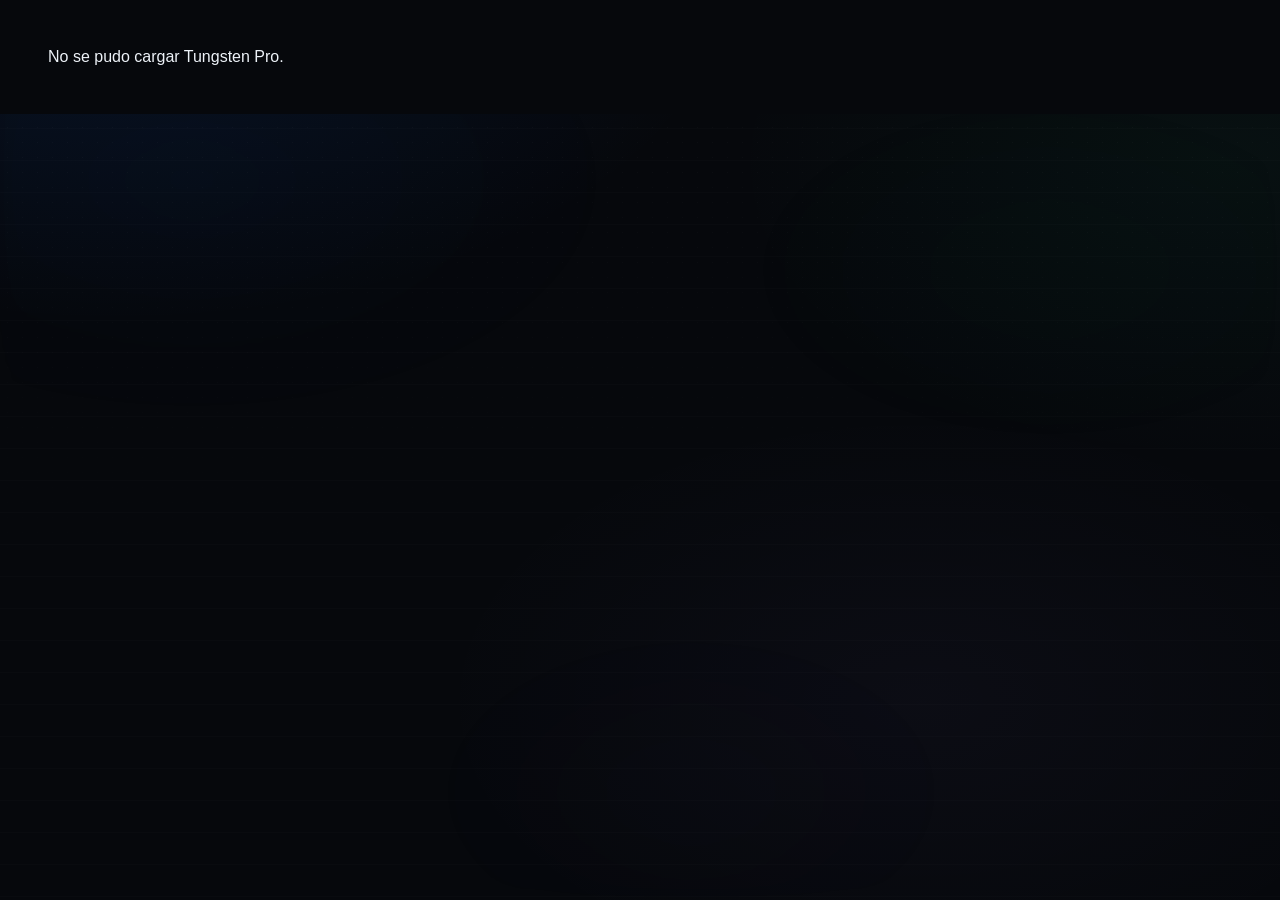
<file: index.html>
<!doctype html>
<html lang="es">
<head>
<meta charset="utf-8">
<meta name="viewport" content="width=device-width,initial-scale=1,viewport-fit=cover">
<meta name="color-scheme" content="dark">
<title>Tungsten Pro — Decide qué importa. Haz que avance.</title>
<meta name="description" content="Tungsten Pro conecta proyectos, metas, hábitos, finanzas y progreso en un sistema local para convertir dirección en ejecución diaria.">
<meta property="og:title" content="Tungsten Pro — Decide qué importa. Haz que avance.">
<meta property="og:description" content="Un sistema personal para conectar dirección, ejecución, dinero y progreso.">
<link rel="icon" type="image/svg+xml" href="./assets/landing/tungsten-mark.svg">
<link rel="preconnect" href="https://fonts.googleapis.com">
<link rel="preconnect" href="https://fonts.gstatic.com" crossorigin>
<link href="https://fonts.googleapis.com/css2?family=DM+Sans:ital,wght@0,400;0,500;0,600;0,700;1,400&family=IBM+Plex+Mono:wght@500;600&display=swap" rel="stylesheet">
<script>document.documentElement.classList.add('js')</script>
</head>
<body>
<div id="landing-root" aria-live="polite"></div>
<noscript><div style="padding:48px;color:#edf2f8;background:#06080c;font-family:Arial,sans-serif">Tungsten Pro necesita JavaScript para mostrar esta página.</div></noscript>
<script>
(async function(){
 const cssFiles=[1,2,3,4,5,6,7,8].map(i=>`./assets/landing/css-${i}.css`);
 const htmlFiles=[1,2,3,4,5,6,7,8].map(i=>`./assets/landing/html-${i}.html`);
 try{
   const [cssParts,htmlParts,imagePayload]=await Promise.all([
     Promise.all(cssFiles.map(async f=>{const r=await fetch(f,{cache:'no-store'});if(!r.ok)throw new Error(f+' '+r.status);return r.text()})),
     Promise.all(htmlFiles.map(async f=>{const r=await fetch(f,{cache:'no-store'});if(!r.ok)throw new Error(f+' '+r.status);return r.text()})),
     fetch('./assets/landing/data/images.txt',{cache:'no-store'}).then(r=>{if(!r.ok)throw new Error('images '+r.status);return r.text()})
   ]);
   const style=document.createElement('style');style.textContent=cssParts.join('');document.head.appendChild(style);
   let body=htmlParts.join('');
   const parts=imagePayload.trim().split(/(?=UklG)/g).filter(Boolean);
   if(parts.length<6) throw new Error('Landing image payload incomplete');
   for(let i=1;i<=6;i++) body=body.split(`./assets/landing/tungsten-img-${i}.webp`).join(`data:image/webp;base64,${parts[i-1]}`);
   const root=document.getElementById('landing-root');root.outerHTML=body;
   const s=document.createElement('script');s.src='./assets/landing/landing.js';s.defer=true;document.body.appendChild(s);
 }catch(e){console.error(e);const root=document.getElementById('landing-root');if(root)root.innerHTML="<div style='padding:48px;color:#edf2f8;background:#06080c;font-family:Arial,sans-serif'>No se pudo cargar Tungsten Pro.</div>"}
})();
</script>
</body>
</html>
</file>
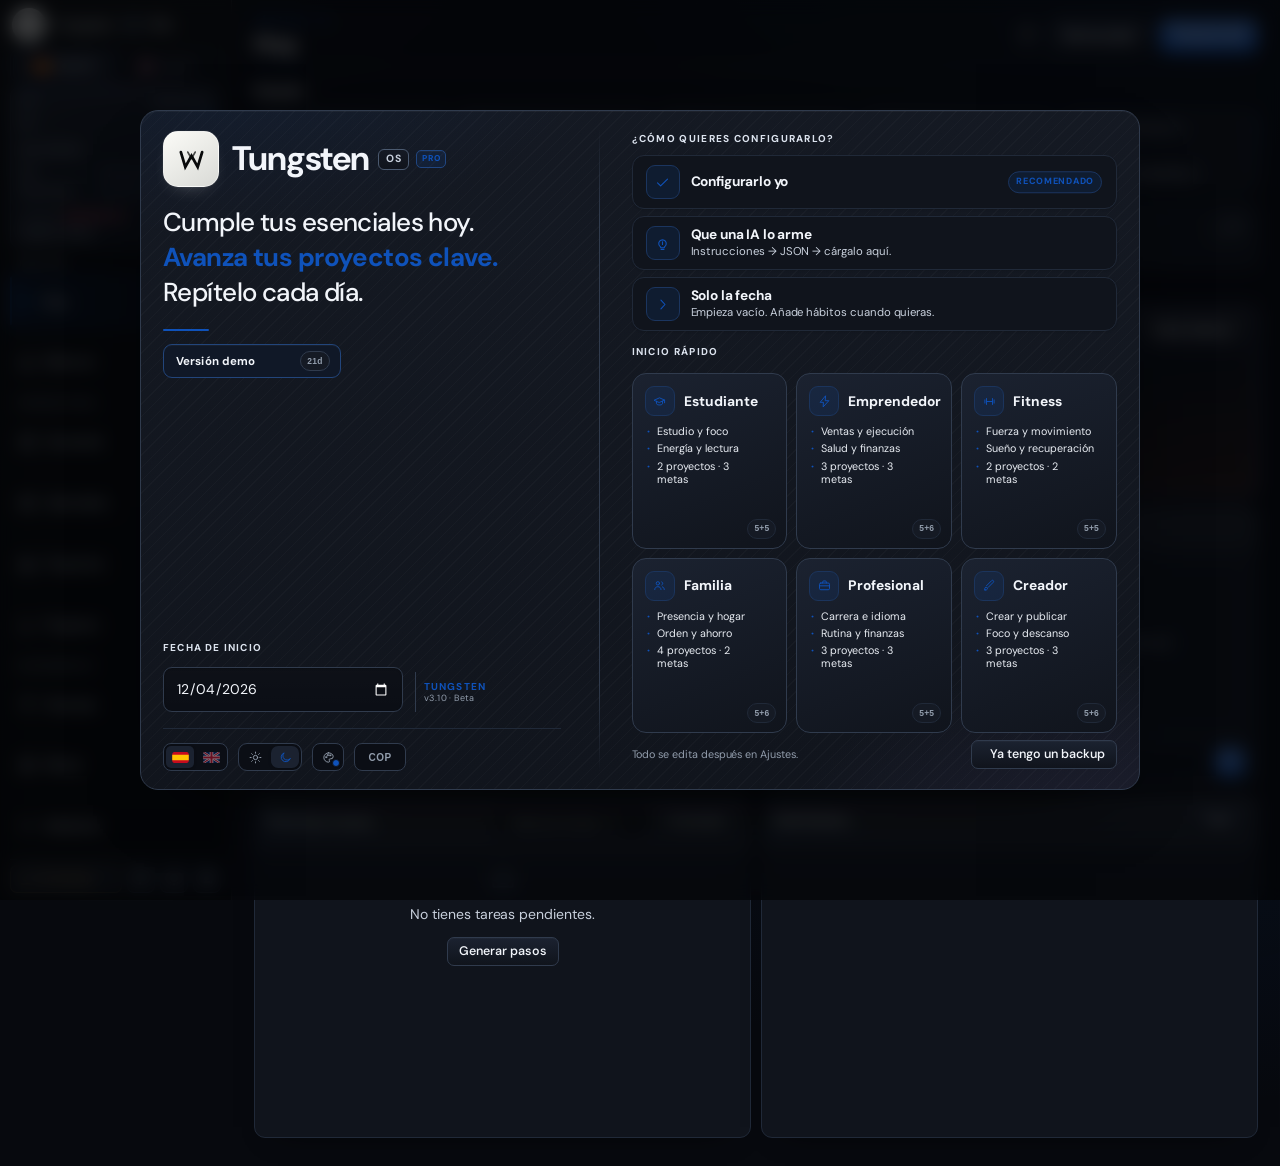
<file: demo.html>
<!doctype html>
<html lang="es">
<head>
  <meta charset="utf-8">
  <meta name="viewport" content="width=device-width,initial-scale=1">
  <meta name="robots" content="noindex,nofollow">
  <title>Tungsten · Demo</title>
  <style>
    html,body{height:100%;margin:0;background:#0e1117;color:#e9edf3;font-family:system-ui,-apple-system,BlinkMacSystemFont,"Segoe UI",sans-serif}
    body{display:grid;place-items:center}.boot{max-width:520px;padding:28px;text-align:center}.boot b{display:block;font-size:18px;margin-bottom:8px}.boot span{color:#9aa4b2;font-size:14px;line-height:1.5}.err{color:#ff8f8f;white-space:pre-wrap}
  </style>
</head>
<body>
<div class="boot" id="boot"><b>Tungsten · Demo</b><span>Abriendo un espacio de demostración aislado…</span></div>
<script src="./demo-fixture-1.js"></script><script src="./demo-fixture-2.js"></script><script src="./demo-fixture-3.js"></script><script src="./demo-fixture-4.js"></script>
<script>
(async function(){'use strict';
const PREFIX='tungsten-demo-v2-',FIXTURE_GZIP_B64=window.__TUNGSTEN_DEMO_FIXTURE_GZIP_B64,q=new URLSearchParams(location.search),forceReset=q.get('reset')==='1';
function clearDemoNamespace(){const keys=[];for(let i=0;i<localStorage.length;i++){const k=localStorage.key(i);if(k&&k.startsWith(PREFIX))keys.push(k)}keys.forEach(k=>localStorage.removeItem(k))}
async function loadCorePatch(){if(typeof window.__TUNGSTEN_APPLY_DEMO_PATCHES==='function')return;const response=await fetch('./demo-core-patches.js',{cache:'no-store'});if(!response.ok)throw new Error('No se pudo cargar demo-core-patches.js ('+response.status+').');let code=await response.text();if(code.includes("demo-targeted-2026-08-12-r2")){code=code.replace(/\\\\\\"/g,'\\"').replace('demo-targeted-2026-08-12-r2','demo-targeted-2026-08-12-r2-hotfix1');}try{(0,eval)(code)}catch(e){throw new Error('No se pudo inicializar demo-core-patches.js: '+String(e&&e.message||e));}if(typeof window.__TUNGSTEN_APPLY_DEMO_PATCHES!=='function')throw new Error('demo-core-patches.js no expuso el transformador esperado.')}
function injectDemoUI(app){
const styleMarker='</style>',demoCss=`
.modal.wiz.is-home .wiz-demo-launch{align-self:flex-start;min-width:178px;height:34px;margin-top:-5px;padding:0 10px 0 12px;display:inline-flex;align-items:center;justify-content:space-between;gap:14px;border:1px solid color-mix(in srgb,var(--hot) 42%,var(--line2));border-radius:9px;background:color-mix(in srgb,var(--hot) 7%,var(--panel));color:var(--txt);font:700 11.5px/1 var(--sans);letter-spacing:.01em;cursor:pointer;box-shadow:inset 0 1px 0 rgba(255,255,255,.035);transition:border-color .15s var(--ease),background .15s var(--ease),transform .15s var(--ease),opacity .15s var(--ease)}
.modal.wiz.is-home .wiz-demo-launch:hover{border-color:var(--hot);background:var(--hotbg);transform:translateY(-1px)}.modal.wiz.is-home .wiz-demo-launch:disabled{opacity:.58;cursor:wait;transform:none}.modal.wiz.is-home .wiz-demo-meta{display:inline-flex;align-items:center;justify-content:center;min-width:30px;height:20px;padding:0 6px;border:1px solid var(--line2);border-radius:999px;background:var(--panel2);color:var(--faint);font:700 8.5px/1 var(--mono);letter-spacing:.04em}.modal.wiz.is-home .wiz-pro-badge{display:inline-flex;align-items:center;justify-content:center;height:18px;padding:0 5px;margin-left:-2px;border:1px solid color-mix(in srgb,var(--hot) 48%,var(--line2));border-radius:5px;background:var(--hotbg);color:var(--hot);font:800 8.5px/1 var(--sans);letter-spacing:.08em;font-style:normal;box-shadow:inset 0 1px 0 rgba(255,255,255,.035)}@media(max-width:820px){.modal.wiz.is-home .wiz-demo-launch{margin-top:-3px}}`;
if(!app.includes(styleMarker))throw new Error('No se encontró el bloque de estilos de Tungsten.');app=app.replace(styleMarker,demoCss+styleMarker);
const markupMarker=`            '<span class="wiz-rule" aria-hidden="true"></span>' +`,demoMarkup=`            '<span class="wiz-rule" aria-hidden="true"></span>' +\n            '<button type="button" class="wiz-demo-launch" data-act="demoLoad21" title="' + esc(tr('Load the populated 21-day example','Cargar el ejemplo poblado de 21 días')) + '">' +\n              '<span class="wiz-demo-label">' + tr('Demo version','Versión demo') + '</span>' +\n              '<span class="wiz-demo-meta">21d</span></button>' +`;if(!app.includes(markupMarker))throw new Error('La portada de onboarding cambió; no se pudo colocar el botón demo de forma segura.');app=app.replace(markupMarker,demoMarkup);
const brandMarker='<div class="wm"><b>Tungsten</b><i>OS</i></div></div>',brandMarkup='<div class="wm"><b>Tungsten</b><i>OS</i><span class="wiz-pro-badge">PRO</span></div></div>';if(!app.includes(brandMarker))throw new Error('El lockup de Tungsten cambió; no se pudo colocar PRO de forma segura.');app=app.replace(brandMarker,brandMarkup);
const versionMarker="<span class=\"wiz-version-block\"><b>Tungsten</b><small>v' + APP_VERSION + '</small></span>",versionMarkup="<span class=\"wiz-version-block\"><b>Tungsten</b><small>v' + APP_VERSION + ' · Beta</small></span>";if(!app.includes(versionMarker))throw new Error('El bloque de versión cambió; no se pudo colocar Beta de forma segura.');app=app.replace(versionMarker,versionMarkup);
const resetMarker="        rebuildSkills([]);\n        ui.wiz = null;\n        location.reload();",demoReset="        rebuildSkills([]);\n        ui.wiz = null;\n        location.replace(location.pathname);";if(!app.includes(resetMarker))throw new Error('El flujo de Reset cambió; no se pudo preservar la entrada demo de forma segura.');app=app.replace(resetMarker,demoReset);
const actionMarker='  openImport: openImport,\n',demoAction=`  openImport: openImport,\n  demoLoad21: async function (el) {\n    const previous = el ? el.innerHTML : ''; if (el) { el.disabled = true; el.setAttribute('aria-busy','true'); }\n    try { const raw=Uint8Array.from(atob('${FIXTURE_GZIP_B64}'),c=>c.charCodeAt(0)); const stream=new Blob([raw]).stream().pipeThrough(new DecompressionStream('gzip')); const text=await new Response(stream).text(); const parsed=parseImportText(text); if(!parsed.ok) throw new Error(parsed.error); const analyzed=analyzeImport(parsed.data,'replace_all'); if(!analyzed.ok) throw new Error(analyzed.error); if(analyzed.kind!=='state') throw new Error('The demo fixture must be a full Tungsten backup.'); applyAnalysis(analyzed); state.osMeta=state.osMeta||{}; state.osMeta.tipsOff=false; state.osMeta.tips={}; save(); setTimeout(function(){tipHide();tipMaybe(ui.view||'today',true);},700); } catch(e) { console.error('[Tungsten demo]',e); if(el){el.disabled=false;el.removeAttribute('aria-busy');el.innerHTML=previous;} toast(tr('Could not load the demo example.','No se pudo cargar el ejemplo demo.'),'err'); }\n  },\n`;if(!app.includes(actionMarker))throw new Error('El mapa de acciones de Tungsten cambió; no se pudo conectar el botón demo de forma segura.');return app.replace(actionMarker,demoAction)}
function repairR2GeneratedEscapes(app){return String(app||'').split('/^COP(?:/|$)/i').join('/^COP(?:\\/|$)/i').split('\bCOP\b').join('\\bCOP\\b')}
function assertGeneratedAppSyntax(app){const scripts=[...String(app||'').matchAll(/<script(?:\s[^>]*)?>([\s\S]*?)<\/script>/gi)];for(let i=0;i<scripts.length;i++){try{new Function(scripts[i][1])}catch(e){throw new Error('El parche R2 generó JavaScript inválido antes de abrir Tungsten: '+String(e&&e.message||e))}}}
async function boot(){if(forceReset){clearDemoNamespace();history.replaceState(null,'',location.pathname)}await loadCorePatch();const response=await fetch('./app.html',{cache:'no-store'});if(!response.ok)throw new Error('No se pudo cargar app.html ('+response.status+').');let app=await response.text();const coreMarker='tungsten-core-';if(!app.includes(coreMarker))throw new Error('La versión actual de Tungsten ya no usa el namespace esperado; revisa demo.html antes de publicarlo.');app=app.split(coreMarker).join(PREFIX);if(typeof window.__TUNGSTEN_APPLY_DEMO_PATCHES!=='function')throw new Error('No se cargó demo-core-patches.js.');app=window.__TUNGSTEN_APPLY_DEMO_PATCHES(app);app=repairR2GeneratedEscapes(app);app=injectDemoUI(app);assertGeneratedAppSyntax(app);document.open();document.write(app);document.close()}
try{await boot()}catch(err){console.error(err);const el=document.getElementById('boot');if(el)el.innerHTML='<b>No se pudo abrir la demo</b><span class="err"></span>';const msg=document.querySelector('.err');if(msg)msg.textContent=String(err&&err.message||err)}})();
</script></body></html>
</file>
